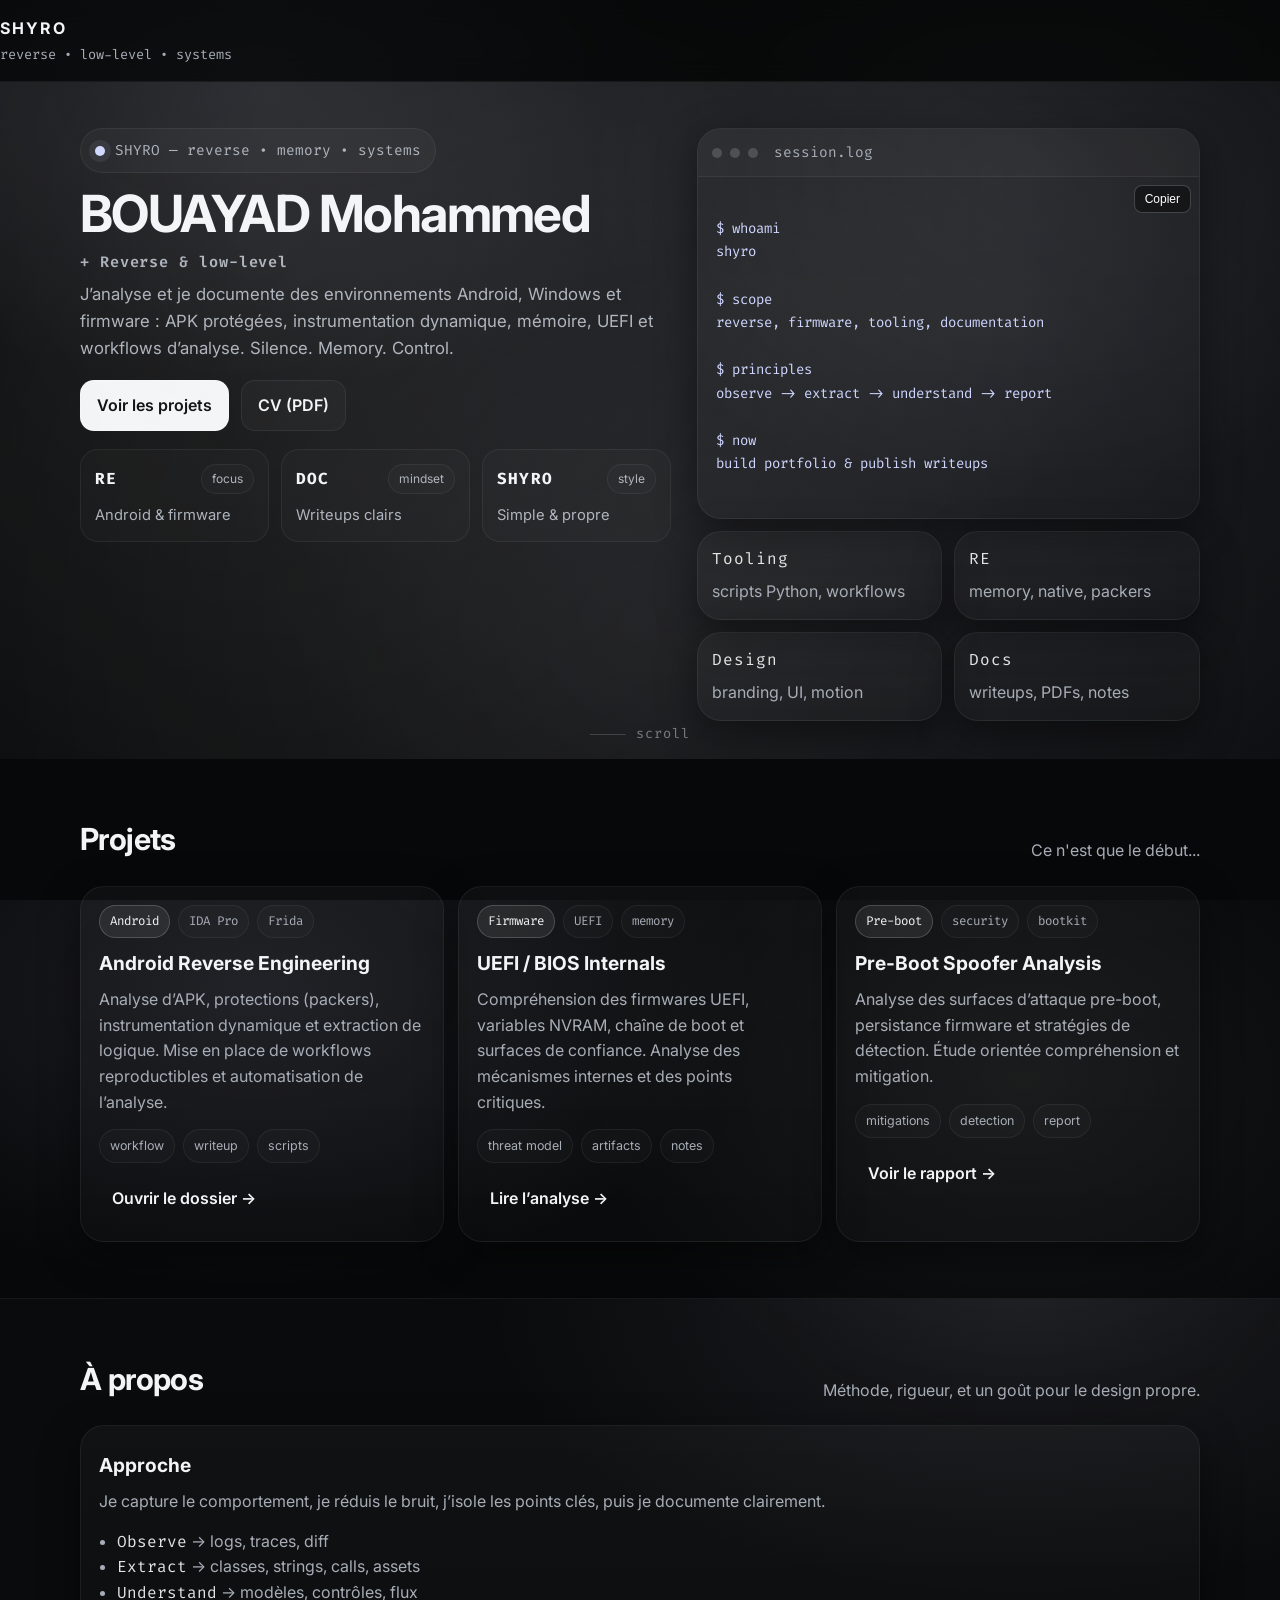
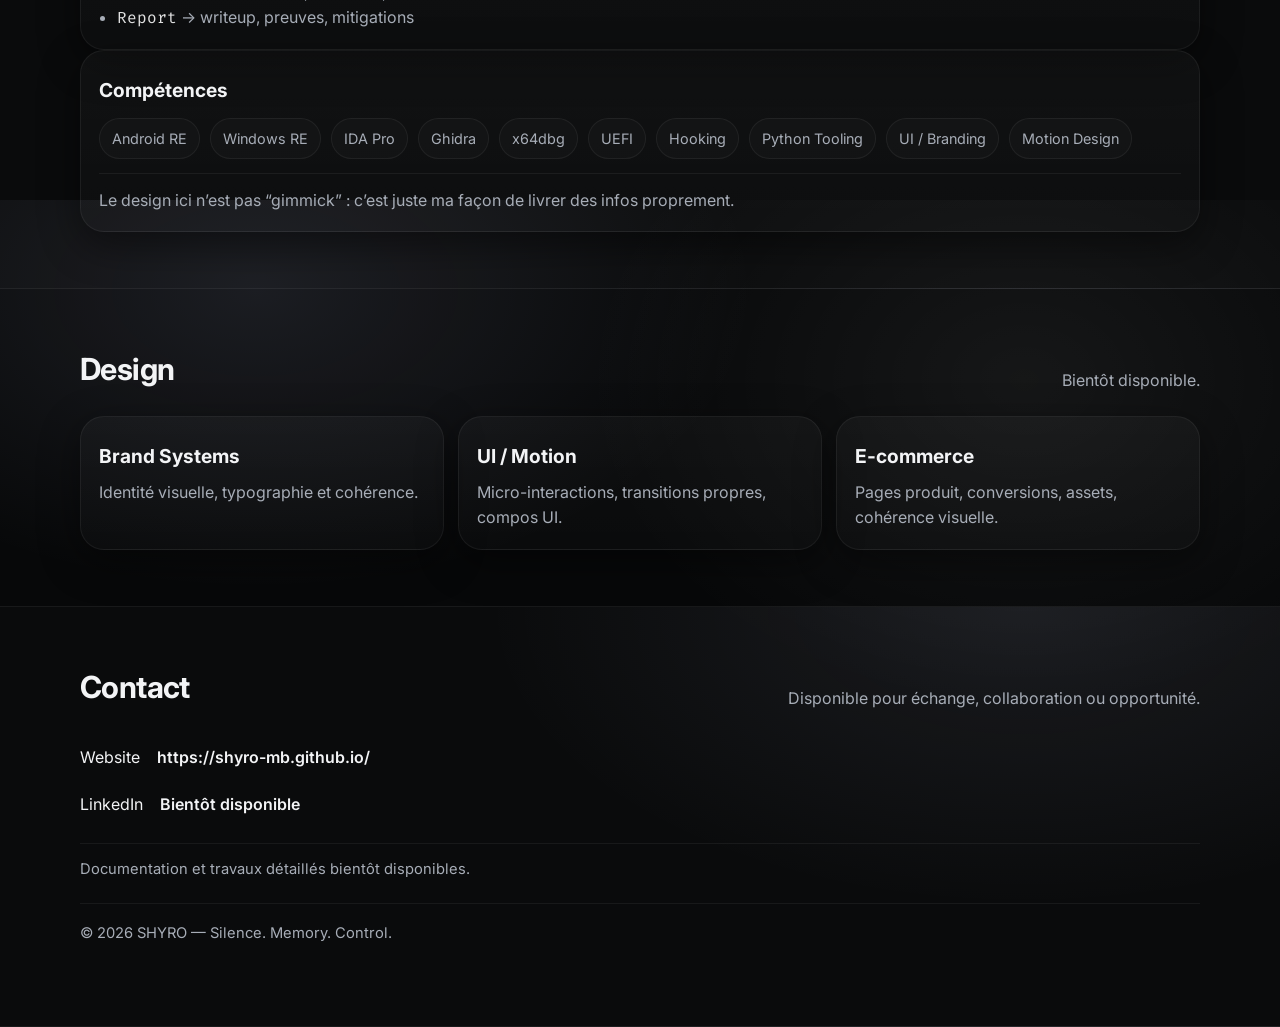
<file: index.html>
<!DOCTYPE html>
<html lang="fr">
<head>
  <meta charset="UTF-8" />
  <meta name="viewport" content="width=device-width, initial-scale=1.0" />
  <title>SHYRO / Reverse Engineering</title>
  <meta name="description" content="reverse engineering Android, firmware/UEFI, tooling, writeups. Design propre, approche méthodique." />

  <meta property="og:title" content="SHYRO / BOUAYAD Mohammed" />
  <meta property="og:description" content="Android RE • Firmware/UEFI • Tooling • Writeups — Portfolio minimaliste." />
  <meta property="og:type" content="website" />

  <link rel="stylesheet" href="css/style.css" />
  <link rel="preconnect" href="https://fonts.googleapis.com">
  <link rel="preconnect" href="https://fonts.gstatic.com" crossorigin>
  <link href="https://fonts.googleapis.com/css2?family=Inter:wght@300;400;600;700&family=Fira+Code:wght@400;600&display=swap" rel="stylesheet">
</head>

<body>
  <a class="skip-link" href="#content">Aller au contenu</a>

  <header class="header" id="top">
    <nav class="nav" aria-label="Navigation principale">
      <a class="brand" href="#top" aria-label="Retour en haut">
		<span class="brand-mark">SHYRO</span>
		<span class="brand-sub">reverse • low-level • systems</span>
      </a>

      <button class="nav-toggle" type="button" aria-expanded="false" aria-controls="navMenu">
        <span class="nav-toggle__line"></span>
        <span class="nav-toggle__line"></span>
        <span class="nav-toggle__line"></span>
        <span class="sr-only">Ouvrir le menu</span>
      </button>

      <ul class="nav-menu" id="navMenu">
        <li><a class="nav-link" href="#projects">Projets</a></li>
        <li><a class="nav-link" href="#about">À propos</a></li>
        <li><a class="nav-link" href="#work">Design</a></li>
        <li><a class="nav-link" href="#contact">Contact</a></li>
      </ul>
    </nav>
  </header>

  <main id="content">
    <!-- HERO -->
    <section class="hero" aria-label="Introduction">
      <div class="hero-bg" aria-hidden="true">
        <div class="hero-bg__inner"></div>
      </div>

      <div class="container hero-inner">
        <div class="hero-left">
          <div class="pill">
            <span class="dot"></span>
            <span>SHYRO — reverse • memory • systems</span>
          </div>

          <h1 class="title">
            BOUAYAD Mohammed
            <span class="title-accent">+ Reverse & low-level</span>
          </h1>

          <p class="lead">
            J’analyse et je documente des environnements Android, Windows et firmware :
            APK protégées, instrumentation dynamique, mémoire, UEFI et workflows d’analyse.

			Silence. Memory. Control.
          </p>

          <div class="hero-cta">
            <a class="btn btn-primary" href="#projects">Voir les projets</a>
            <a class="btn btn-ghost" href="assets/files/CV.pdf" target="_blank" rel="noopener">CV (PDF)</a>
          </div>

          <div class="metrics">
            <div class="metric">
              <div class="metric-top">
                <span class="metric-num">RE</span>
                <span class="metric-tag">focus</span>
              </div>
              <p class="metric-label">Android & firmware</p>
            </div>

            <div class="metric">
              <div class="metric-top">
                <span class="metric-num">DOC</span>
                <span class="metric-tag">mindset</span>
              </div>
              <p class="metric-label">Writeups clairs</p>
            </div>

            <div class="metric">
              <div class="metric-top">
                <span class="metric-num">SHYRO</span>
                <span class="metric-tag">style</span>
              </div>
              <p class="metric-label">Simple & propre</p>
            </div>
          </div>
        </div>

        <div class="hero-right">
          <div class="terminal card reveal">
            <div class="terminal-top">
              <span class="t-dot"></span><span class="t-dot"></span><span class="t-dot"></span>
              <span class="terminal-title">session.log</span>
            </div>
            <pre class="terminal-body"><code>
$ whoami
shyro

$ scope
reverse, firmware, tooling, documentation

$ principles
observe -> extract -> understand -> report

$ now
build portfolio & publish writeups
            </code></pre>
          </div>

          <div class="mini-grid">
            <div class="mini card reveal">
              <p class="mini-k">Tooling</p>
              <p class="mini-v">scripts Python, workflows</p>
            </div>
            <div class="mini card reveal">
              <p class="mini-k">RE</p>
              <p class="mini-v">memory, native, packers</p>
            </div>
            <div class="mini card reveal">
              <p class="mini-k">Design</p>
              <p class="mini-v">branding, UI, motion</p>
            </div>
            <div class="mini card reveal">
              <p class="mini-k">Docs</p>
              <p class="mini-v">writeups, PDFs, notes</p>
            </div>
          </div>
        </div>
      </div>

      <div class="scroll-hint" aria-hidden="true">
        <span class="scroll-line"></span>
        <span class="scroll-text">scroll</span>
      </div>
    </section>

    <!-- PROJECTS -->
    <section id="projects" class="section">
      <div class="container">
        <div class="section-head">
          <h2 class="h2">Projets</h2>
          <p class="sub">Ce n'est que le début...</p>
        </div>

        <div class="grid projects">
          <article class="project card reveal">
            <div class="project-top">
              <span class="badge">Android</span>
              <span class="badge badge-outline">IDA Pro</span>
              <span class="badge badge-outline">Frida</span>
            </div>
            <h3 class="h3">Android Reverse Engineering</h3>
            <p class="muted">
				Analyse d’APK, protections (packers), instrumentation dynamique et extraction de logique.
				Mise en place de workflows reproductibles et automatisation de l’analyse.
            </p>
            <div class="project-meta">
              <span class="chip">workflow</span>
              <span class="chip">writeup</span>
              <span class="chip">scripts</span>
            </div>
            <a class="link" href="projects/android-reverse.html">Ouvrir le dossier →</a>
          </article>

          <article class="project card reveal">
            <div class="project-top">
              <span class="badge">Firmware</span>
              <span class="badge badge-outline">UEFI</span>
              <span class="badge badge-outline">memory</span>
            </div>
            <h3 class="h3">UEFI / BIOS Internals</h3>
            <p class="muted">
              Compréhension des firmwares UEFI, variables NVRAM, chaîne de boot et surfaces de confiance.
              Analyse des mécanismes internes et des points critiques.
            </p>
            <div class="project-meta">
              <span class="chip">threat model</span>
              <span class="chip">artifacts</span>
              <span class="chip">notes</span>
            </div>
            <a class="link" href="projects/uefi-bios.html">Lire l’analyse →</a>
          </article>

          <article class="project card reveal">
            <div class="project-top">
              <span class="badge">Pre-boot</span>
              <span class="badge badge-outline">security</span>
              <span class="badge badge-outline">bootkit</span>
            </div>
            <h3 class="h3">Pre-Boot Spoofer Analysis</h3>
            <p class="muted">
				Analyse des surfaces d’attaque pre-boot, persistance firmware et stratégies de détection.
				Étude orientée compréhension et mitigation.
            </p>
            <div class="project-meta">
              <span class="chip">mitigations</span>
              <span class="chip">detection</span>
              <span class="chip">report</span>
            </div>
            <a class="link" href="projects/preboot-spoofer.html">Voir le rapport →</a>
          </article>
        </div>
      </div>
    </section>

    <!-- ABOUT -->
    <section id="about" class="section section-alt">
      <div class="container">
        <div class="section-head">
          <h2 class="h2">À propos</h2>
          <p class="sub">Méthode, rigueur, et un goût pour le design propre.</p>
        </div>

        <div class="two-col">
          <div class="card reveal pad">
            <h3 class="h3">Approche</h3>
            <p class="muted">
              Je capture le comportement, je réduis le bruit,
              j’isole les points clés, puis je documente clairement.
            </p>
            <ul class="list">
              <li><span class="k">Observe</span> → logs, traces, diff</li>
              <li><span class="k">Extract</span> → classes, strings, calls, assets</li>
              <li><span class="k">Understand</span> → modèles, contrôles, flux</li>
              <li><span class="k">Report</span> → writeup, preuves, mitigations</li>
            </ul>
          </div>

          <div class="card reveal pad">
            <h3 class="h3">Compétences</h3>
            <div class="tags">
                <span class="tag">Android RE</span>
			    <span class="tag">Windows RE</span>
				<span class="tag">IDA Pro</span>
				<span class="tag">Ghidra</span>
				<span class="tag">x64dbg</span>
				<span class="tag">UEFI</span>
				<span class="tag">Hooking</span>
				<span class="tag">Python Tooling</span>
				<span class="tag">UI / Branding</span>
				<span class="tag">Motion Design</span>
            </div>

            <div class="note">
              <p class="muted">
                Le design ici n’est pas “gimmick” : c’est juste ma façon de livrer des infos proprement.
              </p>
            </div>
          </div>
        </div>
      </div>
    </section>

    <!-- DESIGN / FUTURE -->
    <section id="work" class="section">
      <div class="container">
        <div class="section-head">
          <h2 class="h2">Design</h2>
          <p class="sub">Bientôt disponible.</p>
        </div>

        <div class="grid work">
          <div class="card reveal pad">
            <h3 class="h3">Brand Systems</h3>
            <p class="muted">Identité visuelle, typographie et cohérence.</p>
          </div>
          <div class="card reveal pad">
            <h3 class="h3">UI / Motion</h3>
            <p class="muted">Micro-interactions, transitions propres, compos UI.</p>
          </div>
          <div class="card reveal pad">
            <h3 class="h3">E-commerce</h3>
            <p class="muted">Pages produit, conversions, assets, cohérence visuelle.</p>
          </div>
        </div>
      </div>
    </section>

    <!-- CONTACT -->
    <section id="contact" class="section section-alt">
      <div class="container">
        <div class="section-head">
          <h2 class="h2">Contact</h2>
          <p class="sub">Disponible pour échange, collaboration ou opportunité.</p>
        </div>

		<div class="contact-row">
			<span class="contact-k">Website</span>
			<a class="link" href="#" target="_blank">https://shyro-mb.github.io/</a>
		</div>

		<div class="contact-row">
			<span class="contact-k">LinkedIn</span>
			<a class="link" href="#" target="_blank">Bientôt disponible</a>
		<div>

          <div class="divider"></div>

          <p class="muted small">
           Documentation et travaux détaillés bientôt disponibles.
          </p>
        </div>

        <footer class="footer">
          <p class="muted small">© <span id="year"></span> SHYRO — Silence. Memory. Control.</p>
        </footer>
      </div>
    </section>
  </main>

  <script src="js/main.js"></script>
</body>
</html>
</file>
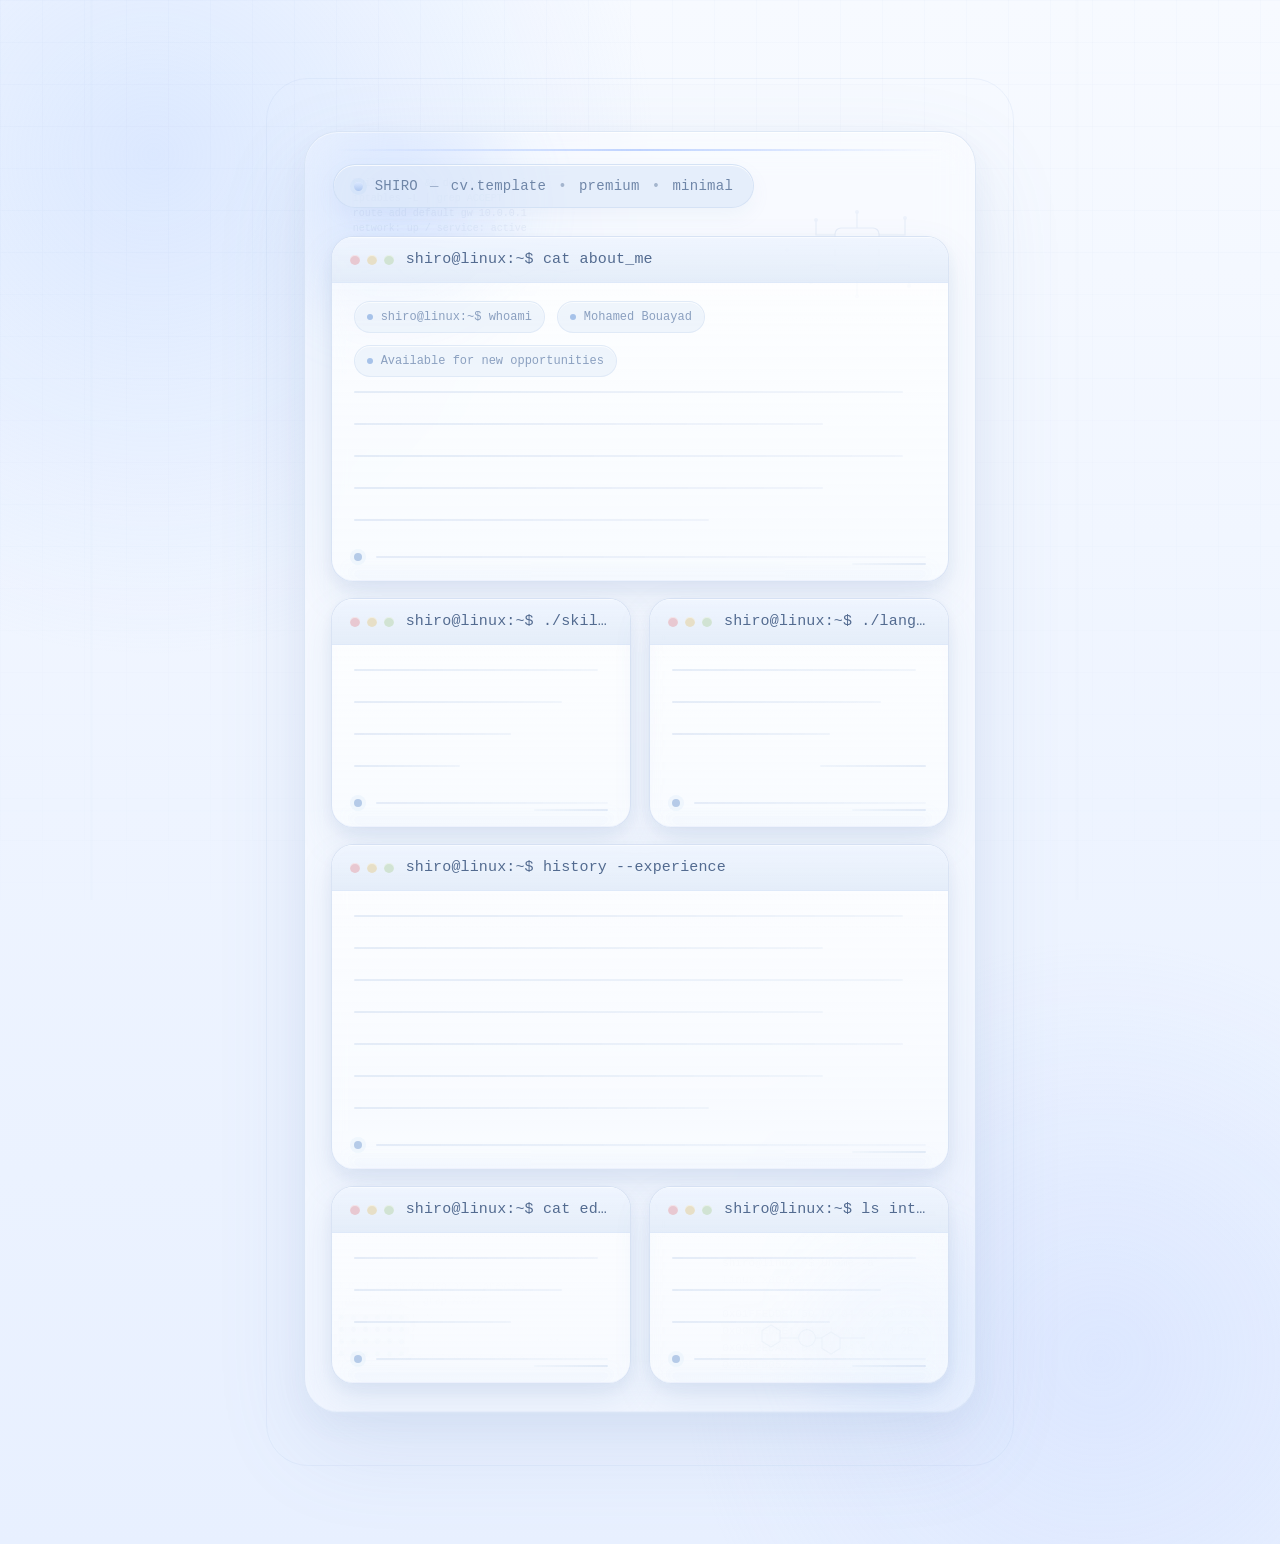
<file: cv/cv.html>
<!DOCTYPE html>
<html lang="fr">
<head>
  <meta charset="UTF-8" />
  <meta name="viewport" content="width=device-width, initial-scale=1.0" />
  <title>SHIRO — CV Template Ultimate</title>

  <style>
    :root{
      --bg-1:#f7faff;
      --bg-2:#eef4ff;
      --bg-3:#e8f0ff;

      --shell-bg:rgba(255,255,255,0.36);
      --shell-border:rgba(173, 195, 229, 0.34);

      --card-bg:rgba(255,255,255,0.56);
      --card-bg-2:rgba(248,251,255,0.68);
      --card-border:rgba(172, 194, 228, 0.42);

      --titlebar-1:rgba(239,245,255,0.95);
      --titlebar-2:rgba(225,235,248,0.88);

      --text:#60779c;
      --text-strong:#536b90;
      --text-soft:#8ba0c0;

      --line:rgba(138,164,206,0.18);
      --glow:rgba(132,170,255,0.55);
      --blue-shadow-1:rgba(96,128,184,0.13);
      --blue-shadow-2:rgba(96,128,184,0.08);

      --mac-red:#e8c7cf;
      --mac-yellow:#e7dfc5;
      --mac-green:#d0e3d1;

      --radius-shell:34px;
      --radius-card:22px;
      --radius-pill:999px;

      --mono: "JetBrains Mono", "IBM Plex Mono", "SFMono-Regular", Consolas, monospace;
      --ui: Inter, "SF Pro Display", "Segoe UI", Arial, sans-serif;
    }

    *{
      box-sizing:border-box;
    }

    html, body{
      margin:0;
      padding:0;
      min-height:100%;
      background:
        radial-gradient(circle at 12% 10%, rgba(184,210,255,0.42), transparent 28%),
        radial-gradient(circle at 86% 88%, rgba(186,205,255,0.28), transparent 24%),
        linear-gradient(180deg, var(--bg-1), var(--bg-2) 52%, var(--bg-3));
      font-family:var(--ui);
      color:var(--text);
      -webkit-font-smoothing:antialiased;
      -moz-osx-font-smoothing:grayscale;
    }

    body{
      display:flex;
      align-items:flex-start;
      justify-content:center;
      padding:48px 24px;
      position:relative;
      overflow-x:hidden;
    }

    /* GRID GLOBAL */
    body::before{
      content:"";
      position:fixed;
      inset:0;
      pointer-events:none;
      background-image:
        linear-gradient(rgba(128,160,214,0.055) 1px, transparent 1px),
        linear-gradient(90deg, rgba(128,160,214,0.055) 1px, transparent 1px);
      background-size:42px 42px;
      mask-image:linear-gradient(to bottom, rgba(0,0,0,0.6), rgba(0,0,0,0.15));
    }

    /* LIGNES TECHNIQUES DE FOND */
    body::after{
      content:"";
      position:fixed;
      inset:0;
      pointer-events:none;
      opacity:.22;
      background:
        linear-gradient(90deg, transparent 7%, rgba(140,168,208,.12) 7.15%, transparent 7.3%),
        linear-gradient(90deg, transparent 84%, rgba(140,168,208,.12) 84.15%, transparent 84.3%),
        linear-gradient(180deg, transparent 8%, rgba(140,168,208,.09) 8.1%, transparent 8.2%),
        linear-gradient(180deg, transparent 90%, rgba(140,168,208,.09) 90.1%, transparent 90.2%);
    }

    .page{
      width:210mm;
      min-height:297mm;
      position:relative;
      padding:22mm 16mm;
    }

    .page::before{
      content:"";
      position:absolute;
      left:6mm;
      right:6mm;
      top:8mm;
      bottom:8mm;
      border-radius:42px;
      border:1px solid rgba(178,198,233,0.26);
      pointer-events:none;
      opacity:.7;
    }

    .main-shell{
      position:relative;
      min-height:253mm;
      border-radius:var(--radius-shell);
      background:var(--shell-bg);
      border:1px solid var(--shell-border);
      backdrop-filter:blur(18px);
      -webkit-backdrop-filter:blur(18px);
      box-shadow:
        0 35px 90px rgba(111,140,188,0.13),
        0 12px 32px rgba(111,140,188,0.07),
        inset 0 1px 0 rgba(255,255,255,0.82),
        inset 0 -1px 0 rgba(201,215,241,0.18);
      padding:26px 26px 28px;
      overflow:hidden;
      isolation:isolate;
    }

    /* HALOS */
    .main-shell::before{
      content:"";
      position:absolute;
      width:320px;
      height:320px;
      top:-90px;
      left:-70px;
      border-radius:50%;
      background:radial-gradient(circle, rgba(165,196,255,0.34), transparent 68%);
      filter:blur(22px);
      pointer-events:none;
      z-index:0;
    }

    .main-shell::after{
      content:"";
      position:absolute;
      width:280px;
      height:280px;
      right:-70px;
      bottom:-70px;
      border-radius:50%;
      background:radial-gradient(circle, rgba(196,221,255,0.30), transparent 68%);
      filter:blur(22px);
      pointer-events:none;
      z-index:0;
    }

    /* TOP GLOW */
    .top-glow{
      position:absolute;
      left:30px;
      right:30px;
      top:17px;
      height:2px;
      background:linear-gradient(90deg, transparent, var(--glow), transparent);
      opacity:.9;
      filter:blur(.2px);
      z-index:2;
    }

    /* HEADER */
    .hero{
      position:relative;
      z-index:2;
      display:flex;
      justify-content:flex-start;
      align-items:center;
      margin-bottom:18px;
      padding:6px 2px 10px;
    }

    .hero-pill{
      display:inline-flex;
      align-items:center;
      gap:12px;
      padding:13px 20px;
      border-radius:var(--radius-pill);
      background:rgba(221,233,250,0.70);
      border:1px solid rgba(177,198,231,0.30);
      box-shadow:
        inset 0 1px 0 rgba(255,255,255,.76),
        0 8px 18px rgba(126,154,204,0.08);
      color:#6f86a8;
      font-family:var(--mono);
      font-size:14px;
      letter-spacing:.02em;
      white-space:nowrap;
    }

    .hero-pill::before{
      content:"";
      width:9px;
      height:9px;
      border-radius:50%;
      background:linear-gradient(180deg, #dbe8ff, #aec7f0);
      box-shadow:0 0 0 4px rgba(185,208,245,.18);
      flex:0 0 auto;
    }

    .hero-separator{
      opacity:.55;
    }

    /* CONTENT LAYOUT */
    .layout{
      position:relative;
      z-index:2;
      display:grid;
      grid-template-columns:1fr;
      gap:16px;
    }

    .row-2{
      display:grid;
      grid-template-columns:1fr 1fr;
      gap:18px;
    }

    /* CARD */
    .terminal{
      position:relative;
      background:linear-gradient(180deg, var(--card-bg), var(--card-bg-2));
      border:1px solid var(--card-border);
      border-radius:var(--radius-card);
      overflow:hidden;
      backdrop-filter:blur(7px);
      -webkit-backdrop-filter:blur(7px);
      box-shadow:
        0 16px 36px var(--blue-shadow-1),
        0 6px 14px var(--blue-shadow-2),
        inset 0 1px 0 rgba(255,255,255,0.75),
        inset 0 -1px 0 rgba(176,197,232,0.12);
    }

    .terminal::before{
      content:"";
      position:absolute;
      inset:0;
      border-radius:inherit;
      background:
        linear-gradient(180deg, rgba(255,255,255,0.18), transparent 28%);
      pointer-events:none;
      z-index:0;
    }

    .terminal::after{
      content:"";
      position:absolute;
      left:12px;
      right:12px;
      bottom:-1px;
      height:18px;
      border-radius:0 0 18px 18px;
      background:linear-gradient(180deg, rgba(130,170,235,0.03), rgba(130,170,235,0.10));
      filter:blur(6px);
      opacity:.55;
      pointer-events:none;
      z-index:0;
    }

    /* TITLEBAR */
    .titlebar{
      position:relative;
      z-index:1;
      display:flex;
      align-items:center;
      gap:12px;
      min-height:46px;
      padding:0 18px;
      background:linear-gradient(180deg, var(--titlebar-1), var(--titlebar-2));
      border-bottom:1px solid rgba(160,185,225,0.22);
      box-shadow:inset 0 1px 0 rgba(255,255,255,0.56);
    }

    .traffic{
      display:flex;
      gap:7px;
      align-items:center;
      flex:0 0 auto;
    }

    .dot{
      width:10px;
      height:10px;
      border-radius:50%;
      box-shadow:inset 0 1px 0 rgba(255,255,255,.52);
      opacity:.95;
    }

    .dot.red{ background:var(--mac-red); }
    .dot.yellow{ background:var(--mac-yellow); }
    .dot.green{ background:var(--mac-green); }

    .terminal-title{
      font-family:var(--mono);
      color:var(--text-strong);
      font-size:15px;
      letter-spacing:.01em;
      white-space:nowrap;
      overflow:hidden;
      text-overflow:ellipsis;
    }

    /* BODY */
    .terminal-body{
      position:relative;
      z-index:1;
      padding:18px 22px 20px;
      min-height:120px;
    }

    .about .terminal-body{ min-height:154px; }
    .skills .terminal-body,
    .languages .terminal-body,
    .education .terminal-body,
    .interests .terminal-body{ min-height:116px; }
    .experience .terminal-body{ min-height:218px; }

    /* LINES */
    .line{
      height:2px;
      border-radius:999px;
      background:linear-gradient(90deg, rgba(164,188,225,0.26), rgba(164,188,225,0.12));
      margin:0 0 18px 0;
    }

    .line.short{ width:42%; }
    .line.mid{ width:62%; }
    .line.long{ width:82%; }
    .line.full{ width:96%; }
    .line.right{
      margin-left:auto;
      background:linear-gradient(90deg, rgba(164,188,225,0.12), rgba(164,188,225,0.24));
    }

    .line-group{
      display:flex;
      flex-direction:column;
      gap:12px;
      margin-top:6px;
    }

    .bullet-row{
      display:flex;
      align-items:center;
      justify-content:space-between;
      gap:14px;
      margin-top:14px;
    }

    .bullet{
      width:8px;
      height:8px;
      border-radius:50%;
      background:rgba(154,183,224,0.72);
      box-shadow:0 0 0 4px rgba(175,200,236,.12);
      flex:0 0 auto;
    }

    .bullet-line{
      flex:1;
      height:2px;
      border-radius:999px;
      background:linear-gradient(90deg, rgba(164,188,225,0.24), rgba(164,188,225,0.08));
    }

    .section-fade{
      position:absolute;
      inset:auto 22px 16px auto;
      width:74px;
      height:2px;
      border-radius:999px;
      background:linear-gradient(90deg, rgba(164,188,225,0.10), rgba(164,188,225,0.34));
      opacity:.8;
    }

    /* DECORATIONS */
    .binary-left,
    .binary-right{
      position:absolute;
      font-family:var(--mono);
      font-size:12px;
      line-height:1.55;
      color:rgba(134,162,205,0.22);
      pointer-events:none;
      user-select:none;
      z-index:1;
      white-space:pre;
    }

    .binary-left{
      left:-8px;
      top:112px;
    }

    .binary-right{
      right:-8px;
      top:206px;
      text-align:right;
    }

    .micro-terminal{
      position:absolute;
      right:42px;
      bottom:38px;
      font-family:var(--mono);
      font-size:11px;
      line-height:1.55;
      color:rgba(111,139,182,0.22);
      opacity:.28;
      pointer-events:none;
      z-index:1;
      text-align:left;
    }

    .micro-terminal .soft{
      opacity:.72;
    }

    .micro-grid{
      position:absolute;
      left:34px;
      bottom:56px;
      display:grid;
      grid-template-columns:repeat(6, 5px);
      gap:7px;
      opacity:.45;
      z-index:1;
      pointer-events:none;
    }

    .micro-grid span{
      width:5px;
      height:5px;
      border-radius:50%;
      background:rgba(159,186,226,0.36);
      box-shadow:0 0 8px rgba(159,186,226,0.10);
    }

    .hex-ui{
      position:absolute;
      right:108px;
      bottom:56px;
      width:118px;
      height:36px;
      opacity:.42;
      pointer-events:none;
      z-index:1;
    }

    .hex-ui svg{
      width:100%;
      height:100%;
      display:block;
    }

    .circuit-top{
      position:absolute;
      right:34px;
      top:74px;
      width:164px;
      height:98px;
      opacity:.16;
      pointer-events:none;
      z-index:1;
    }

    .circuit-top svg{
      width:100%;
      height:100%;
      display:block;
    }

    .wave-top{
      position:absolute;
      left:56px;
      top:124px;
      width:238px;
      height:30px;
      opacity:.22;
      pointer-events:none;
      z-index:1;
    }

    .wave-top svg{
      width:100%;
      height:100%;
      display:block;
    }

    .ghost-code-top{
      position:absolute;
      left:48px;
      top:44px;
      font-family:var(--mono);
      font-size:10px;
      line-height:1.5;
      color:rgba(123,150,192,0.12);
      pointer-events:none;
      z-index:1;
      white-space:pre;
    }

    .ghost-code-bottom{
      position:absolute;
      left:34px;
      right:34px;
      bottom:12px;
      height:120px;
      overflow:hidden;
      font-family:var(--mono);
      font-size:10px;
      line-height:1.45;
      color:rgba(123,150,192,0.10);
      pointer-events:none;
      z-index:1;
      white-space:pre-wrap;
      mask-image:linear-gradient(to bottom, rgba(0,0,0,.22), rgba(0,0,0,.02));
    }

    /* WHOAMI PILL IN ABOUT */
    .about-meta{
      display:flex;
      gap:12px;
      margin-bottom:14px;
      flex-wrap:wrap;
    }

    .meta-chip{
      display:inline-flex;
      align-items:center;
      gap:8px;
      padding:8px 12px;
      border-radius:999px;
      background:rgba(236,243,252,0.82);
      border:1px solid rgba(177,198,231,0.24);
      color:var(--text-soft);
      font-family:var(--mono);
      font-size:12px;
      box-shadow:inset 0 1px 0 rgba(255,255,255,.68);
    }

    .meta-chip::before{
      content:"";
      width:6px;
      height:6px;
      border-radius:50%;
      background:rgba(150,183,230,.82);
      flex:0 0 auto;
    }

    /* PRINT */
    @page{
      size:A4;
      margin:0;
    }

    @media print{
      html, body{
        background:white !important;
      }
      body{
        padding:0;
      }
      .page{
        width:210mm;
        min-height:297mm;
        padding:14mm 10mm;
      }
    }

    /* RESPONSIVE PREVIEW */
    @media (max-width: 1100px){
      body{
        padding:16px;
      }
      .page{
        width:100%;
        min-height:auto;
        padding:0;
      }
      .main-shell{
        min-height:auto;
      }
    }

    @media (max-width: 780px){
      .row-2{
        grid-template-columns:1fr;
      }
      .hero-pill{
        font-size:12px;
      }
      .terminal-title{
        font-size:13px;
      }
      .binary-left,
      .binary-right,
      .circuit-top,
      .wave-top,
      .ghost-code-top,
      .ghost-code-bottom{
        display:none;
      }
    }
  </style>
</head>
<body>
  <div class="page">
    <div class="main-shell">
      <div class="top-glow"></div>

      <div class="ghost-code-top">build clean && deploy --preview
iptables -L | grep ACCEPT
route add default gw 10.0.0.1
network: up / service: active</div>

      <div class="binary-left">1
0
1
0
0
1
1
0
1
0
0
1
1
0
1
0
0
1
1
0
1
0
0
1</div>

      <div class="binary-right">1
0
0
1
0
1
0
0
1
0
1
1
0
1
0
0
1
1
0
0
1
0
1</div>

      <div class="wave-top">
        <svg viewBox="0 0 240 30" fill="none" xmlns="http://www.w3.org/2000/svg">
          <path d="M1 16C16 16 16 8 28 8C40 8 39 22 52 22C65 22 67 10 79 10C91 10 93 18 105 18C117 18 119 6 131 6C143 6 145 21 156 21C168 21 169 13 180 13C191 13 197 16 205 16C214 16 219 12 239 12" stroke="rgba(128,160,214,0.9)" stroke-width="1.5" stroke-linecap="round"/>
        </svg>
      </div>

      <div class="circuit-top">
        <svg viewBox="0 0 164 98" xmlns="http://www.w3.org/2000/svg" fill="none">
          <rect x="58" y="22" width="44" height="44" rx="6" stroke="rgba(136,165,210,.95)" stroke-width="1.2"/>
          <path d="M58 29H39V14" stroke="rgba(136,165,210,.8)" stroke-width="1.2"/>
          <path d="M102 29H128V12" stroke="rgba(136,165,210,.8)" stroke-width="1.2"/>
          <path d="M58 59H34V76" stroke="rgba(136,165,210,.8)" stroke-width="1.2"/>
          <path d="M102 59H132V80" stroke="rgba(136,165,210,.8)" stroke-width="1.2"/>
          <path d="M80 22V6" stroke="rgba(136,165,210,.8)" stroke-width="1.2"/>
          <path d="M80 66V90" stroke="rgba(136,165,210,.8)" stroke-width="1.2"/>
          <path d="M102 44H154" stroke="rgba(136,165,210,.8)" stroke-width="1.2"/>
          <path d="M58 44H10" stroke="rgba(136,165,210,.8)" stroke-width="1.2"/>
          <circle cx="39" cy="14" r="2" fill="rgba(160,188,228,.8)"/>
          <circle cx="128" cy="12" r="2" fill="rgba(160,188,228,.8)"/>
          <circle cx="34" cy="76" r="2" fill="rgba(160,188,228,.8)"/>
          <circle cx="132" cy="80" r="2" fill="rgba(160,188,228,.8)"/>
          <circle cx="10" cy="44" r="2" fill="rgba(160,188,228,.8)"/>
          <circle cx="154" cy="44" r="2" fill="rgba(160,188,228,.8)"/>
          <circle cx="80" cy="6" r="2" fill="rgba(160,188,228,.8)"/>
          <circle cx="80" cy="90" r="2" fill="rgba(160,188,228,.8)"/>
        </svg>
      </div>

      <div class="hero">
        <div class="hero-pill">
          <span>SHIRO</span>
          <span class="hero-separator">—</span>
          <span>cv.template</span>
          <span class="hero-separator">•</span>
          <span>premium</span>
          <span class="hero-separator">•</span>
          <span>minimal</span>
        </div>
      </div>

      <div class="layout">
        <section class="terminal about">
          <div class="titlebar">
            <div class="traffic">
              <span class="dot red"></span>
              <span class="dot yellow"></span>
              <span class="dot green"></span>
            </div>
            <div class="terminal-title">shiro@linux:~$ cat about_me</div>
          </div>

          <div class="terminal-body">
            <div class="about-meta">
              <span class="meta-chip">shiro@linux:~$ whoami</span>
              <span class="meta-chip">Mohamed Bouayad</span>
              <span class="meta-chip">Available for new opportunities</span>
            </div>

            <div class="line-group">
              <div class="line full"></div>
              <div class="line long"></div>
              <div class="line full"></div>
              <div class="line long"></div>
              <div class="line mid"></div>
            </div>

            <div class="bullet-row">
              <span class="bullet"></span>
              <span class="bullet-line"></span>
            </div>

            <div class="section-fade"></div>
          </div>
        </section>

        <div class="row-2">
          <section class="terminal skills">
            <div class="titlebar">
              <div class="traffic">
                <span class="dot red"></span>
                <span class="dot yellow"></span>
                <span class="dot green"></span>
              </div>
              <div class="terminal-title">shiro@linux:~$ ./skills.sh</div>
            </div>

            <div class="terminal-body">
              <div class="line-group">
                <div class="line full"></div>
                <div class="line long"></div>
                <div class="line mid"></div>
                <div class="line short"></div>
              </div>

              <div class="bullet-row">
                <span class="bullet"></span>
                <span class="bullet-line"></span>
              </div>

              <div class="section-fade"></div>
            </div>
          </section>

          <section class="terminal languages">
            <div class="titlebar">
              <div class="traffic">
                <span class="dot red"></span>
                <span class="dot yellow"></span>
                <span class="dot green"></span>
              </div>
              <div class="terminal-title">shiro@linux:~$ ./languages</div>
            </div>

            <div class="terminal-body">
              <div class="line-group">
                <div class="line full"></div>
                <div class="line long"></div>
                <div class="line mid"></div>
                <div class="line short right"></div>
              </div>

              <div class="bullet-row">
                <span class="bullet"></span>
                <span class="bullet-line"></span>
              </div>

              <div class="section-fade"></div>
            </div>
          </section>
        </div>

        <section class="terminal experience">
          <div class="titlebar">
            <div class="traffic">
              <span class="dot red"></span>
              <span class="dot yellow"></span>
              <span class="dot green"></span>
            </div>
            <div class="terminal-title">shiro@linux:~$ history --experience</div>
          </div>

          <div class="terminal-body">
            <div class="line-group">
              <div class="line full"></div>
              <div class="line long"></div>
              <div class="line full"></div>
              <div class="line long"></div>
              <div class="line full"></div>
              <div class="line long"></div>
              <div class="line mid"></div>
            </div>

            <div class="bullet-row">
              <span class="bullet"></span>
              <span class="bullet-line"></span>
            </div>

            <div class="section-fade"></div>
          </div>
        </section>

        <div class="row-2">
          <section class="terminal education">
            <div class="titlebar">
              <div class="traffic">
                <span class="dot red"></span>
                <span class="dot yellow"></span>
                <span class="dot green"></span>
              </div>
              <div class="terminal-title">shiro@linux:~$ cat education.log</div>
            </div>

            <div class="terminal-body">
              <div class="line-group">
                <div class="line full"></div>
                <div class="line long"></div>
                <div class="line mid"></div>
              </div>

              <div class="bullet-row">
                <span class="bullet"></span>
                <span class="bullet-line"></span>
              </div>

              <div class="section-fade"></div>
            </div>
          </section>

          <section class="terminal interests">
            <div class="titlebar">
              <div class="traffic">
                <span class="dot red"></span>
                <span class="dot yellow"></span>
                <span class="dot green"></span>
              </div>
              <div class="terminal-title">shiro@linux:~$ ls interests/</div>
            </div>

            <div class="terminal-body">
              <div class="line-group">
                <div class="line full"></div>
                <div class="line long"></div>
                <div class="line mid"></div>
              </div>

              <div class="bullet-row">
                <span class="bullet"></span>
                <span class="bullet-line"></span>
              </div>

              <div class="section-fade"></div>
            </div>
          </section>
        </div>
      </div>

      <div class="micro-grid" aria-hidden="true">
        <span></span><span></span><span></span><span></span><span></span><span></span>
        <span></span><span></span><span></span><span></span><span></span><span></span>
        <span></span><span></span><span></span><span></span><span></span><span></span>
        <span></span><span></span><span></span><span></span><span></span><span></span>
      </div>

      <div class="hex-ui" aria-hidden="true">
        <svg viewBox="0 0 118 36" xmlns="http://www.w3.org/2000/svg" fill="none">
          <path d="M22 5L31 10.5V21.5L22 27L13 21.5V10.5L22 5Z" stroke="rgba(133,164,209,.9)" stroke-width="1.1"/>
          <circle cx="58" cy="18" r="8.4" stroke="rgba(133,164,209,.9)" stroke-width="1.1"/>
          <path d="M82 12L91 17.5V28.5L82 34L73 28.5V17.5L82 12Z" stroke="rgba(133,164,209,.9)" stroke-width="1.1"/>
          <path d="M31 18H49" stroke="rgba(133,164,209,.9)" stroke-width="1.1"/>
          <path d="M66.5 18H73" stroke="rgba(133,164,209,.9)" stroke-width="1.1"/>
          <path d="M91 18H116" stroke="rgba(133,164,209,.9)" stroke-width="1.1"/>
        </svg>
      </div>

      <div class="micro-terminal">
        <div>shiro@linux:~$ uname -a</div>
        <div class="soft">Linux x86_64</div>
        <br>
        <div>0x01FFEDDE: 50 LD 04 06 10 82.21</div>
        <div>0x00E7ED5E: 09 81 00 00 10 2E.2.</div>
        <div>0x00F2EDA6: 06 27 04 06 10 06...</div>
        <div>0x06EFD052: ........ ........</div>
      </div>

      <div class="ghost-code-bottom">build clean && deploy --preview
iptables -L | grep ACCEPT
route add default gw 10.0.0.1
network: up / service: active
int: system.ready / ui: premium.shell / status: ok
memory offsets / linux / tcp/ip / vlan / vpn / tooling / scripts / reverse / documentation / systems</div>
    </div>
  </div>
</body>
</html>
</file>
<file: css/style.css>
/* =========================
   SHIRO — style.css (COMPLET)
   Index + Pages projets (Android RE)
   + Glow breathing (discret)
   + Border sweep (hover)
   ========================= */

/* ---------- Theme ---------- */
:root{
  --bg: #070809;
  --bg2:#0c0d10;
  --card:#0f1115;

  --text:#f3f4f6;         /* SHIRO (white) */
  --muted:#a7adb7;

  --line: rgba(255,255,255,.10);
  --line2: rgba(255,255,255,.06);

  --accent:#ffffff;       /* shiro accent */
  --accent2:#cfd6ff;      /* soft cold highlight */

  --shadow: 0 12px 40px rgba(0,0,0,.45);

  --radius: 18px;
  --radius2: 24px;
  --max: 1120px;

  --mono: "Fira Code", ui-monospace, SFMono-Regular, Menlo, Monaco, Consolas, "Liberation Mono", monospace;
  --sans: "Inter", system-ui, -apple-system, Segoe UI, Roboto, Arial, sans-serif;
}

/* ---------- Reset ---------- */
*{ box-sizing:border-box; }
html,body{ height:100%; }
body{
  margin:0;
  font-family: var(--sans);
  color: var(--text);
  background:
    radial-gradient(1000px 600px at 20% 10%, rgba(207,214,255,.10), transparent 50%),
    radial-gradient(800px 600px at 80% 20%, rgba(255,255,255,.06), transparent 55%),
    var(--bg);
  line-height:1.6;
  overflow-x: hidden;
}

img{ max-width:100%; display:block; }
a{ color: inherit; }

/* ---------- Accessibility ---------- */
.skip-link{
  position:absolute;
  left:-999px;
  top:10px;
  background: var(--text);
  color: #000;
  padding: .6rem .9rem;
  border-radius: 10px;
  z-index: 9999;
}
.skip-link:focus{ left:10px; }

.sr-only{
  position:absolute !important;
  width:1px;height:1px;
  padding:0;margin:-1px;overflow:hidden;
  clip:rect(0,0,0,0);white-space:nowrap;border:0;
}

code{
  font-family: var(--mono);
  font-size: .95em;
  color: var(--accent2);
}

/* ---------- Layout ---------- */
.container{
  width: min(var(--max), calc(100% - 40px));
  margin: 0 auto;
}

.section{
  padding: 56px 0;
}

.section-alt{
  background:
    radial-gradient(900px 500px at 80% 0%, rgba(207,214,255,.08), transparent 60%),
    rgba(255,255,255,.01);
  border-top: 1px solid var(--line2);
  border-bottom: 1px solid var(--line2);
}

/* ---------- Header / Nav ---------- */
.header{
  position: sticky;
  top:0;
  z-index: 50;
  backdrop-filter: blur(12px);
  background: rgba(7,8,9,.65);
  border-bottom: 1px solid var(--line2);
}

.nav{
  display:flex;
  align-items:center;
  justify-content:space-between;
  gap: 18px;
  padding: 16px 0;
}

.brand{
  text-decoration:none;
  color: var(--text);
  display:flex;
  flex-direction:column;
  gap: 2px;
}

.brand-mark{
  font-weight: 700;
  letter-spacing: .12em;
}

.brand-sub{
  font-family: var(--mono);
  color: var(--muted);
  font-size: .85rem;
}

/* wrapper utilisé dans ta page Android */
.nav-links{
  display:flex;
  align-items:center;
  gap:10px;
}

.nav-menu{
  display:flex;
  align-items:center;
  gap: 18px;
  list-style:none;
  margin:0;
  padding:0;
}

.nav-link{
  text-decoration:none;
  color: var(--muted);
  padding: 10px 12px;
  border-radius: 12px;
  border: 1px solid transparent;
  transition: transform .18s ease, color .18s ease, background .18s ease, border-color .18s ease;
}
.nav-link:hover{
  color: var(--text);
  background: rgba(255,255,255,.04);
  border-color: var(--line2);
  transform: translateY(-1px);
}
.nav-link.active{
  color: var(--text);
  background: rgba(255,255,255,.04);
  border-color: var(--line2);
}

.nav-toggle{
  display:none;
  border: 1px solid var(--line2);
  background: rgba(255,255,255,.03);
  color: var(--text);
  border-radius: 14px;
  padding: 10px 12px;
  cursor:pointer;
}
.nav-toggle__line{
  width: 22px;
  height: 2px;
  background: var(--text);
  display:block;
  margin: 4px 0;
  opacity:.9;
}

/* ---------- Buttons / Links ---------- */
.btn{
  display:inline-flex;
  align-items:center;
  justify-content:center;
  gap: 10px;
  padding: 12px 16px;
  border-radius: 14px;
  text-decoration:none;
  border: 1px solid var(--line2);
  transition: transform .18s ease, background .18s ease, border-color .18s ease;
  font-weight: 600;
}

.btn-primary{
  background: var(--text);
  color: #000;
  border-color: rgba(255,255,255,.2);
}
.btn-primary:hover{ transform: translateY(-1px); }

.btn-ghost{
  background: rgba(255,255,255,.03);
  color: var(--text);
}
.btn-ghost:hover{
  transform: translateY(-1px);
  border-color: rgba(255,255,255,.18);
}

.link{
  display:inline-flex;
  align-items:center;
  gap: 8px;
  text-decoration:none;
  color: var(--text);
  font-weight: 600;
  padding: 10px 12px;
  border-radius: 12px;
  border: 1px solid transparent;
  transition: transform .18s ease, background .18s ease, border-color .18s ease;
}
.link:hover{
  transform: translateY(-1px);
  background: rgba(255,255,255,.04);
  border-color: var(--line2);
}

/* ---------- Cards ---------- */
.card{
  border: 1px solid var(--line2);
  background: linear-gradient(180deg, rgba(255,255,255,.03), rgba(255,255,255,.015));
  border-radius: var(--radius2);
  box-shadow: var(--shadow);
  position: relative;      /* needed for border sweep */
  overflow: hidden;        /* needed for border sweep */
}
.pad{ padding: 18px; }

/* ---------- Typography ---------- */
.h2{
  margin:0;
  font-size: 1.9rem;
  letter-spacing: -0.02em;
}
.h3{
  margin: 6px 0 8px;
  font-size: 1.2rem;
}
.sub{
  margin:0;
  color: var(--muted);
  max-width: 62ch;
}
.muted{
  color: var(--muted);
  margin:0;
}
.small{ font-size: .92rem; }

.divider{
  height: 1px;
  background: var(--line2);
  margin: 14px 0;
}

/* ---------- Badges / Chips / Tags ---------- */
.badge{
  font-family: var(--mono);
  font-size: .78rem;
  padding: 6px 10px;
  border-radius: 999px;
  border: 1px solid rgba(255,255,255,.18);
  background: rgba(255,255,255,.08);
  color: var(--text);
}
.badge-outline{
  background: rgba(255,255,255,.02);
  border-color: var(--line2);
  color: var(--muted);
}
.chip{
  font-size: .78rem;
  padding: 6px 10px;
  border-radius: 999px;
  border: 1px solid var(--line2);
  background: rgba(255,255,255,.02);
  color: var(--muted);
}
.tags{
  display:flex;
  flex-wrap: wrap;
  gap: 10px;
  margin-top: 12px;
}
.tag{
  border: 1px solid var(--line2);
  background: rgba(255,255,255,.02);
  padding: 8px 12px;
  border-radius: 999px;
  font-size: .9rem;
  color: var(--muted);
}

/* ---------- Lists / Notes ---------- */
.list{
  margin: 14px 0 0;
  padding-left: 18px;
  color: var(--muted);
}
.k{
  font-family: var(--mono);
  color: rgba(255,255,255,.88);
}
.note{
  margin-top: 14px;
  border-top: 1px solid var(--line2);
  padding-top: 14px;
}

/* ---------- Reveal animation ---------- */
.reveal{
  opacity: 0;
  transform: translateY(10px);
  transition: opacity .6s ease, transform .6s ease;
}
.reveal.is-visible{
  opacity: 1;
  transform: translateY(0);
}

/* =========================================================
   MICRO-ANIMATIONS (requested)
   - Glow breathing (discret)
   - Border sweep (hover)
   ========================================================= */

/* Glow breathing keyframes (subtle) */
@keyframes shiro-breathe{
  0%,100%{
    transform: scale(1);
    opacity: .85;
    filter: blur(0px);
    box-shadow: 0 0 0 0 rgba(207,214,255,.00);
  }
  50%{
    transform: scale(1.08);
    opacity: 1;
    filter: blur(.15px);
    box-shadow: 0 0 0 10px rgba(207,214,255,.06);
  }
}

/* Apply breathing glow to a small accent (best: dot in pill) */
.pill .dot{
  animation: shiro-breathe 2.8s ease-in-out infinite;
}

/* Border sweep (light passing) on cards hover */
.card::before{
  content:"";
  position:absolute;
  inset:-2px;
  background: linear-gradient(120deg,
    transparent 0%,
    rgba(255,255,255,.09) 35%,
    rgba(207,214,255,.14) 50%,
    rgba(255,255,255,.07) 65%,
    transparent 100%);
  transform: translateX(-120%);
  transition: transform .9s ease, opacity .4s ease;
  opacity: 0;
  pointer-events:none;
}

.card:hover::before{
  transform: translateX(120%);
  opacity: .95;
}

/* Make it even more discreet on touch devices */
@media (hover: none){
  .card::before{ display:none; }
}

/* =========================================================
   INDEX (Landing)
   ========================================================= */

/* Hero */
.hero{
  position:relative;
  overflow:hidden;
  padding: 46px 0 38px;
}
.hero-inner{
  display:grid;
  grid-template-columns: 1.08fr .92fr;
  gap: 26px;
  align-items:start;
}
.hero-bg{
  position:absolute;
  inset: -25%;
  pointer-events:none;
  opacity: .9;
}
.hero-bg__inner{
  width: 100%;
  height: 100%;
  background:
    radial-gradient(circle at 30% 30%, rgba(255,255,255,.10), transparent 55%),
    radial-gradient(circle at 70% 40%, rgba(207,214,255,.10), transparent 55%),
    radial-gradient(circle at 50% 70%, rgba(255,255,255,.07), transparent 60%);
  transform-origin: center;
  animation: shiro-rotate 32s linear infinite;
}
@keyframes shiro-rotate{
  from{ transform: rotate(0deg); }
  to{ transform: rotate(360deg); }
}

.pill{
  display:inline-flex;
  align-items:center;
  gap:10px;
  padding: 10px 14px;
  border: 1px solid var(--line2);
  background: rgba(255,255,255,.03);
  border-radius: 999px;
  color: var(--muted);
  font-family: var(--mono);
  font-size: .9rem;
}
.pill .dot{
  width: 10px;
  height: 10px;
  border-radius: 999px;
  background: var(--accent2);
  box-shadow: 0 0 0 6px rgba(207,214,255,.08);
}

.title{
  margin: 14px 0 10px;
  font-size: clamp(2.2rem, 4vw, 3.3rem);
  line-height: 1.05;
  letter-spacing: -0.03em;
}
.title-accent{
  display:block;
  font-family: var(--mono);
  font-weight: 600;
  font-size: .95rem;
  letter-spacing: .06em;
  color: var(--muted);
  margin-top: 14px;
}

.lead{
  margin: 0;
  color: var(--muted);
  font-size: 1.05rem;
  max-width: 62ch;
}

.hero-cta{
  display:flex;
  gap: 12px;
  margin: 18px 0 18px;
  flex-wrap: wrap;
}

/* Metrics */
.metrics{
  display:grid;
  grid-template-columns: repeat(3, minmax(0, 1fr));
  gap: 12px;
  margin-top: 8px;
}
.metric{
  border: 1px solid var(--line2);
  background: rgba(255,255,255,.02);
  border-radius: var(--radius);
  padding: 14px;
}
.metric-top{
  display:flex;
  align-items:center;
  justify-content:space-between;
  gap: 8px;
}
.metric-num{
  font-family: var(--mono);
  font-weight: 700;
  letter-spacing: .08em;
}
.metric-tag{
  font-size: .75rem;
  color: var(--muted);
  border: 1px solid var(--line2);
  padding: 4px 10px;
  border-radius: 999px;
  background: rgba(255,255,255,.02);
}
.metric-label{
  margin: 10px 0 0;
  color: var(--muted);
  font-size: .92rem;
}

/* Terminal */
.terminal{ overflow:hidden; }
.terminal-top{
  display:flex;
  align-items:center;
  gap: 8px;
  padding: 12px 14px;
  border-bottom: 1px solid var(--line2);
  background: rgba(255,255,255,.02);
}
.t-dot{
  width:10px;height:10px;border-radius:999px;
  background: rgba(255,255,255,.16);
}
.terminal-title{
  margin-left: 8px;
  color: var(--muted);
  font-family: var(--mono);
  font-size: .9rem;
}
.terminal-body{
  margin:0;
  padding: 16px 18px 18px;
  color: rgba(255,255,255,.88);
  font-family: var(--mono);
  font-size: .92rem;
  overflow:auto;
}

/* Right mini grid */
.mini-grid{
  display:grid;
  grid-template-columns: repeat(2, minmax(0, 1fr));
  gap: 12px;
  margin-top: 12px;
}
.mini{ padding: 14px; }
.mini-k{
  margin:0;
  font-family: var(--mono);
  color: rgba(255,255,255,.88);
  letter-spacing: .06em;
}
.mini-v{
  margin: 8px 0 0;
  color: var(--muted);
}

/* Section Head */
.section-head{
  display:flex;
  align-items:flex-end;
  justify-content:space-between;
  gap: 16px;
  margin-bottom: 22px;
}

/* Grid */
.grid{
  display:grid;
  gap: 14px;
}
.grid.projects{ grid-template-columns: repeat(3, minmax(0, 1fr)); }
.grid.work{ grid-template-columns: repeat(3, minmax(0, 1fr)); }

.project{ padding: 18px; }
.project-top{
  display:flex;
  flex-wrap:wrap;
  gap: 8px;
  margin-bottom: 10px;
}
.project-meta{
  display:flex;
  flex-wrap:wrap;
  gap: 8px;
  margin: 14px 0 12px;
}

/* Scroll hint */
.scroll-hint{
  position:absolute;
  left: 50%;
  bottom: 14px;
  transform: translateX(-50%);
  display:flex;
  align-items:center;
  gap: 10px;
  opacity: .65;
}
.scroll-line{
  width: 36px;
  height: 1px;
  background: rgba(255,255,255,.25);
  transform-origin:left;
  animation: shiro-pulse 1.8s ease-in-out infinite;
}
.scroll-text{
  font-family: var(--mono);
  color: var(--muted);
  font-size: .85rem;
  letter-spacing: .08em;
}
@keyframes shiro-pulse{
  0%,100%{ transform: scaleX(.55); opacity:.5; }
  50%{ transform: scaleX(1); opacity:1; }
}

/* Footer (index + global) */
.footer{
  margin-top: 22px;
  padding-top: 18px;
  border-top: 1px solid var(--line2);
}
footer.footer{
  padding-bottom: 24px;
}

/* =========================================================
   ANDROID RE PROJECT PAGE
   ========================================================= */

.project-hero-top{
  display:flex;
  align-items:flex-start;
  justify-content:space-between;
  gap: 14px;
  flex-wrap: wrap;
}
.project-badges{
  display:flex;
  gap: 8px;
  flex-wrap: wrap;
  align-items:center;
}
.project-meta-row{
  display:flex;
  gap: 8px;
  flex-wrap: wrap;
  margin-top: 12px;
}

/* Sidebar + article layout */
.project-layout{
  display:grid;
  grid-template-columns: 340px 1fr;
  gap: 14px;
  margin-top: 14px;
  align-items:start;
}
.project-sidebar{
  position: sticky;
  top: 90px;
  height: fit-content;
}
.project-article{
  display:grid;
  gap: 14px;
}

/* TOC */
.toc{
  list-style:none;
  padding: 0;
  margin: 10px 0 18px;
  display:flex;
  flex-direction: column;
  gap: 6px;
}
.toc a{
  text-decoration:none;
  color: var(--muted);
  padding: 8px 10px;
  border-radius: 12px;
  border: 1px solid transparent;
  display:block;
  transition: background .18s ease, border-color .18s ease, transform .18s ease, color .18s ease;
}
.toc a:hover{
  color: var(--text);
  background: rgba(255,255,255,.04);
  border-color: var(--line2);
  transform: translateY(-1px);
}
.toc a.is-active{
  color: var(--text);
  background: rgba(255,255,255,.06);
  border-color: rgba(255,255,255,.16);
}

/* Downloads */
.downloads{
  display:flex;
  flex-direction: column;
  gap: 8px;
  margin-top: 10px;
}
.download-link{
  text-decoration:none;
  color: var(--text);
  border: 1px solid var(--line2);
  background: rgba(255,255,255,.02);
  padding: 10px 12px;
  border-radius: 14px;
  transition: transform .18s ease, background .18s ease, border-color .18s ease;
  font-weight: 600;
}
.download-link:hover{
  transform: translateY(-1px);
  background: rgba(255,255,255,.05);
  border-color: rgba(255,255,255,.16);
}

/* Key points block */
.key-points{
  margin-top: 14px;
  border-top: 1px solid var(--line2);
  padding-top: 14px;
}

/* Mono box for diagrams */
.mono-box{
  border: 1px solid var(--line2);
  background: rgba(0,0,0,.25);
  border-radius: var(--radius);
  overflow: hidden;
  margin: 12px 0;
}
.mono-box pre{
  margin:0;
  padding: 14px 16px;
  font-family: var(--mono);
  color: rgba(255,255,255,.9);
  overflow:auto;
}

/* Tables */
.table-wrap{
  overflow-x: auto;
  border: 1px solid var(--line2);
  border-radius: var(--radius);
  margin: 12px 0;
}
.analysis-table{
  width: 100%;
  border-collapse: collapse;
  min-width: 680px;
  background: rgba(255,255,255,.02);
}
.analysis-table th,
.analysis-table td{
  padding: 12px 12px;
  border-bottom: 1px solid var(--line2);
  text-align: left;
  vertical-align: top;
}
.analysis-table th{
  font-family: var(--mono);
  font-size: .85rem;
  letter-spacing: .06em;
  color: rgba(255,255,255,.9);
  background: rgba(255,255,255,.03);
}
.analysis-table td{
  color: var(--muted);
}
.analysis-table code{
  color: var(--accent2);
}

/* Tools grid */
.tools-grid{
  display:grid;
  grid-template-columns: repeat(2, minmax(0, 1fr));
  gap: 12px;
  margin-top: 12px;
}
.tool-card{
  border: 1px solid var(--line2);
  border-radius: var(--radius2);
  padding: 14px;
  background: rgba(255,255,255,.02);
}

/* Prism integration (keep SHIRO) */
pre[class*="language-"]{
  border-radius: var(--radius);
  border: 1px solid var(--line2);
  overflow: auto;
}
code[class*="language-"],
pre[class*="language-"]{
  font-family: var(--mono) !important;
  font-size: .92rem;
}

/* =========================================================
   FIX: pas de double sommaire sur desktop
   (tu gardes la sidebar TOC à gauche)
   ========================================================= */
@media (min-width: 981px){
  .nav-menu{
    display: none !important;
  }
}

/* =========================================================
   Responsive
   ========================================================= */
@media (max-width: 980px){
  .hero-inner{ grid-template-columns: 1fr; }
  .grid.projects, .grid.work{ grid-template-columns: 1fr; }
  .metrics{ grid-template-columns: 1fr; }
  .section-head{ flex-direction: column; align-items:flex-start; }

  /* Project page layout */
  .project-layout{ grid-template-columns: 1fr; }
  .project-sidebar{ position: relative; top: auto; }

  /* Nav menu becomes mobile dropdown */
  .nav-toggle{ display:block; }
  .nav-menu{
    position: fixed;
    inset: 72px 16px auto 16px;
    background: rgba(12,13,16,.92);
    border: 1px solid var(--line2);
    border-radius: 18px;
    padding: 12px;
    display:none;
    flex-direction: column;
    gap: 8px;
    box-shadow: var(--shadow);
  }
  .nav-menu.is-open{ display:flex; }

  /* tools grid */
  .tools-grid{ grid-template-columns: 1fr; }
}

/* Reduced motion */
@media (prefers-reduced-motion: reduce){
  *{ scroll-behavior:auto !important; }
  .hero-bg__inner{ animation: none !important; }
  .reveal{ transition: none !important; }
  .scroll-line{ animation: none !important; }
  .pill .dot{ animation:none !important; }
  .card::before{ transition:none !important; }
}

/* =========================
   Screenshots SHIRO
========================= */

.shot{
  margin: 22px 0;
}

.shot img{
  width: 100%;
  border-radius: 14px;

  border: 1px solid var(--line2);

  box-shadow:
    0 0 0 1px rgba(255,255,255,.03),
    0 20px 50px rgba(0,0,0,.6);

  transition:
    transform .4s ease,
    box-shadow .4s ease;
}

.shot img:hover{
  transform: scale(1.015);

  box-shadow:
    0 0 0 1px rgba(255,255,255,.08),
    0 30px 80px rgba(0,0,0,.9);
}

.shot figcaption{
  margin-top: 10px;
  font-size: .9rem;
  color: var(--muted);
  text-align: center;
  font-family: var(--mono);
}

/* =========================
   SHIRO Lightbox
========================= */

.lightbox{
  position: fixed;
  inset: 0;
  z-index: 9999;
  display: none;
}

.lightbox.is-open{
  display: block;
}

.lightbox__backdrop{
  position:absolute;
  inset:0;
  background: rgba(0,0,0,.62);
  backdrop-filter: blur(10px);
}

.lightbox__panel{
  position: absolute;
  inset: 0;
  margin: 0;
  display: grid;
  place-items: center;
  padding: 26px;
}

.lightbox__media{
  position: relative;
  width: min(1100px, 92vw);
  height: min(74vh, 760px);
  border-radius: 18px;
  border: 1px solid rgba(255,255,255,.10);
  background: rgba(10,10,12,.55);
  box-shadow: 0 40px 120px rgba(0,0,0,.8);
  overflow: hidden;
  display: grid;
  place-items: center;
}

.lightbox__img{
  width: 100%;
  height: 100%;
  object-fit: contain;
  transform: scale(1);
  transition: transform .18s ease;
  user-select: none;
  -webkit-user-drag: none;
}

.lightbox__caption{
  margin-top: 12px;
  width: min(1100px, 92vw);
  color: rgba(255,255,255,.70);
  font-family: var(--mono);
  font-size: .92rem;
  text-align: center;
}

.lightbox__close{
  position: absolute;
  top: 18px;
  right: 18px;
  width: 44px;
  height: 44px;
  border-radius: 14px;
  border: 1px solid rgba(255,255,255,.12);
  background: rgba(255,255,255,.06);
  color: rgba(255,255,255,.90);
  cursor: pointer;
  transition: transform .18s ease, background .18s ease, border-color .18s ease;
}
.lightbox__close:hover{
  transform: translateY(-1px);
  background: rgba(255,255,255,.10);
  border-color: rgba(255,255,255,.18);
}

.lightbox__nav{
  position: absolute;
  top: 50%;
  transform: translateY(-50%);
  width: 52px;
  height: 52px;
  border-radius: 16px;
  border: 1px solid rgba(255,255,255,.12);
  background: rgba(255,255,255,.06);
  color: rgba(255,255,255,.92);
  cursor: pointer;
  font-size: 34px;
  line-height: 0;
  display: grid;
  place-items: center;
  transition: transform .18s ease, background .18s ease, border-color .18s ease;
}

.lightbox__nav:hover{
  transform: translateY(-50%) translateY(-1px);
  background: rgba(255,255,255,.10);
  border-color: rgba(255,255,255,.18);
}

.lightbox__nav--prev{ left: 18px; }
.lightbox__nav--next{ right: 18px; }

@media (max-width: 720px){
  .lightbox__nav{ display:none; }
  .lightbox__media{ height: min(72vh, 620px); }
}

/* Optional: a slight "zoom" cursor hint */
.shot img{
  cursor: zoom-in;
}

/* Respect reduced motion */
@media (prefers-reduced-motion: reduce){
  .lightbox__img{ transition:none !important; }
}
</file>
